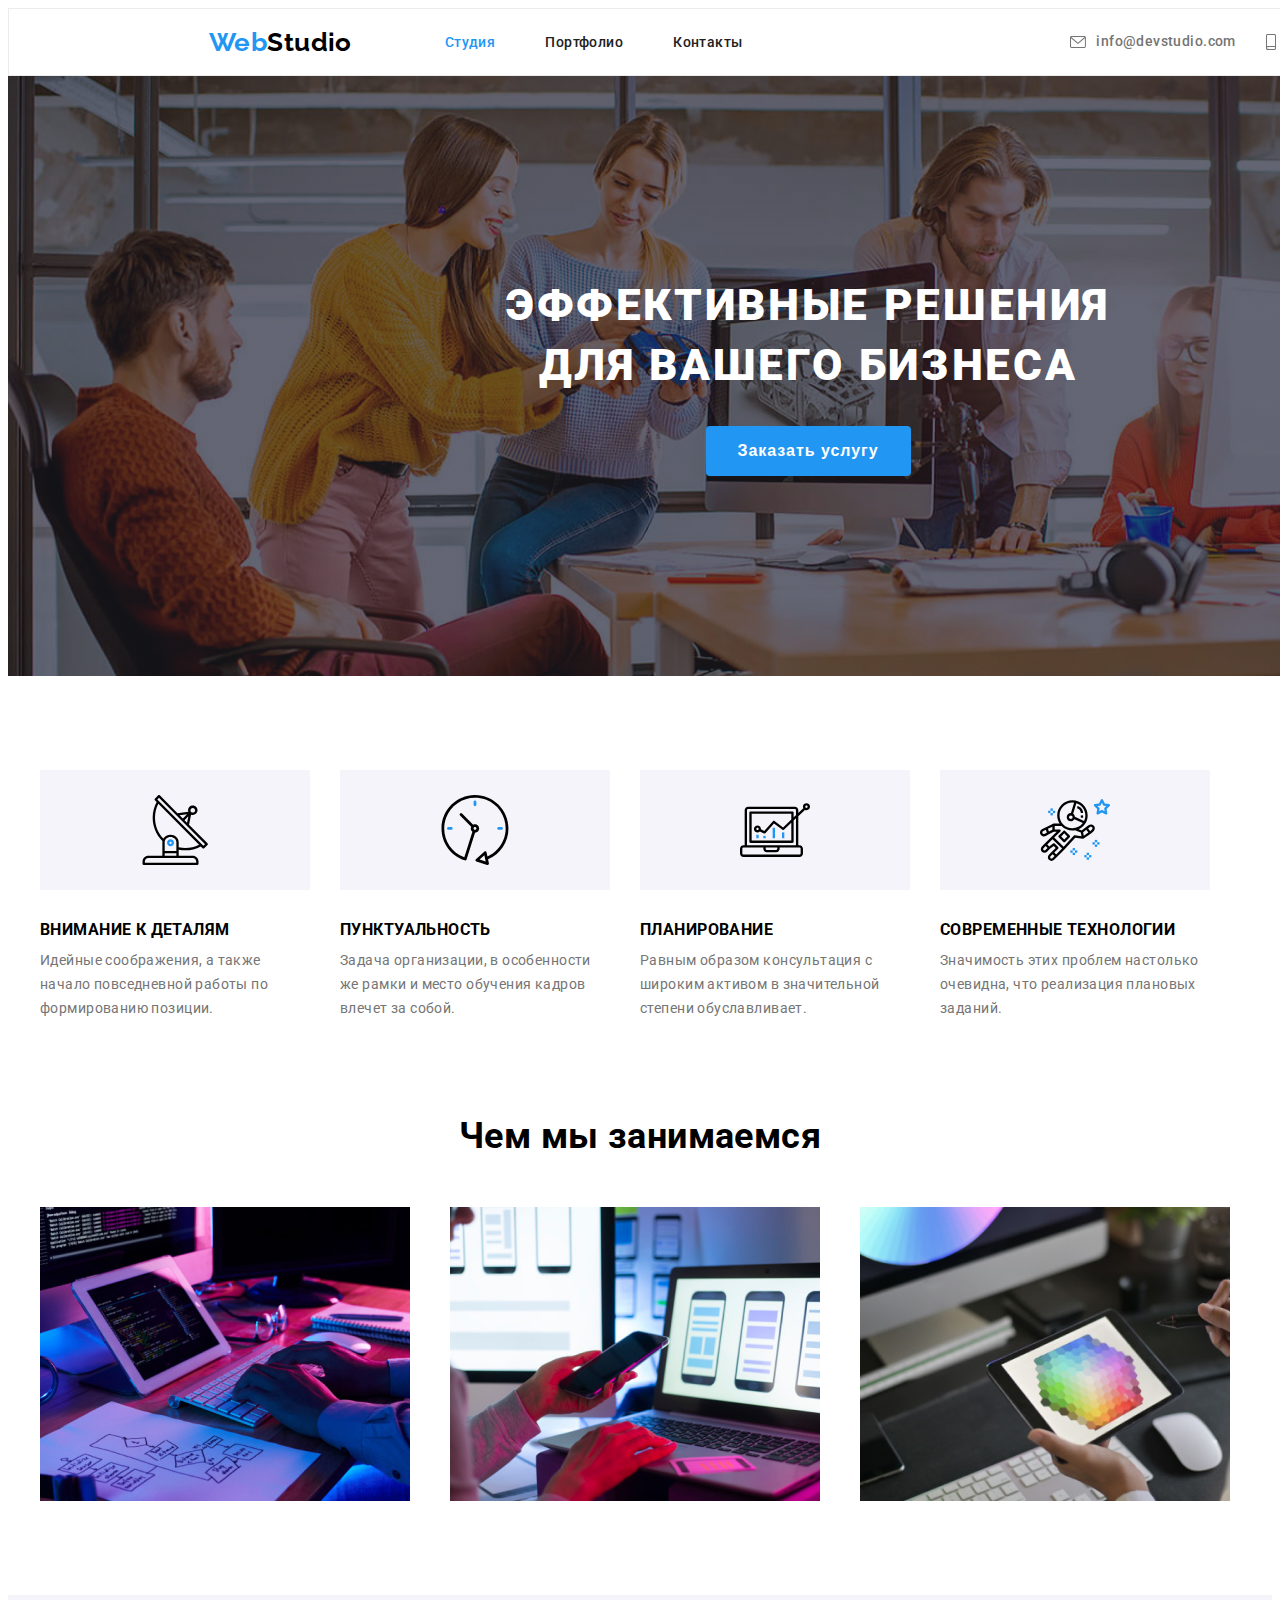
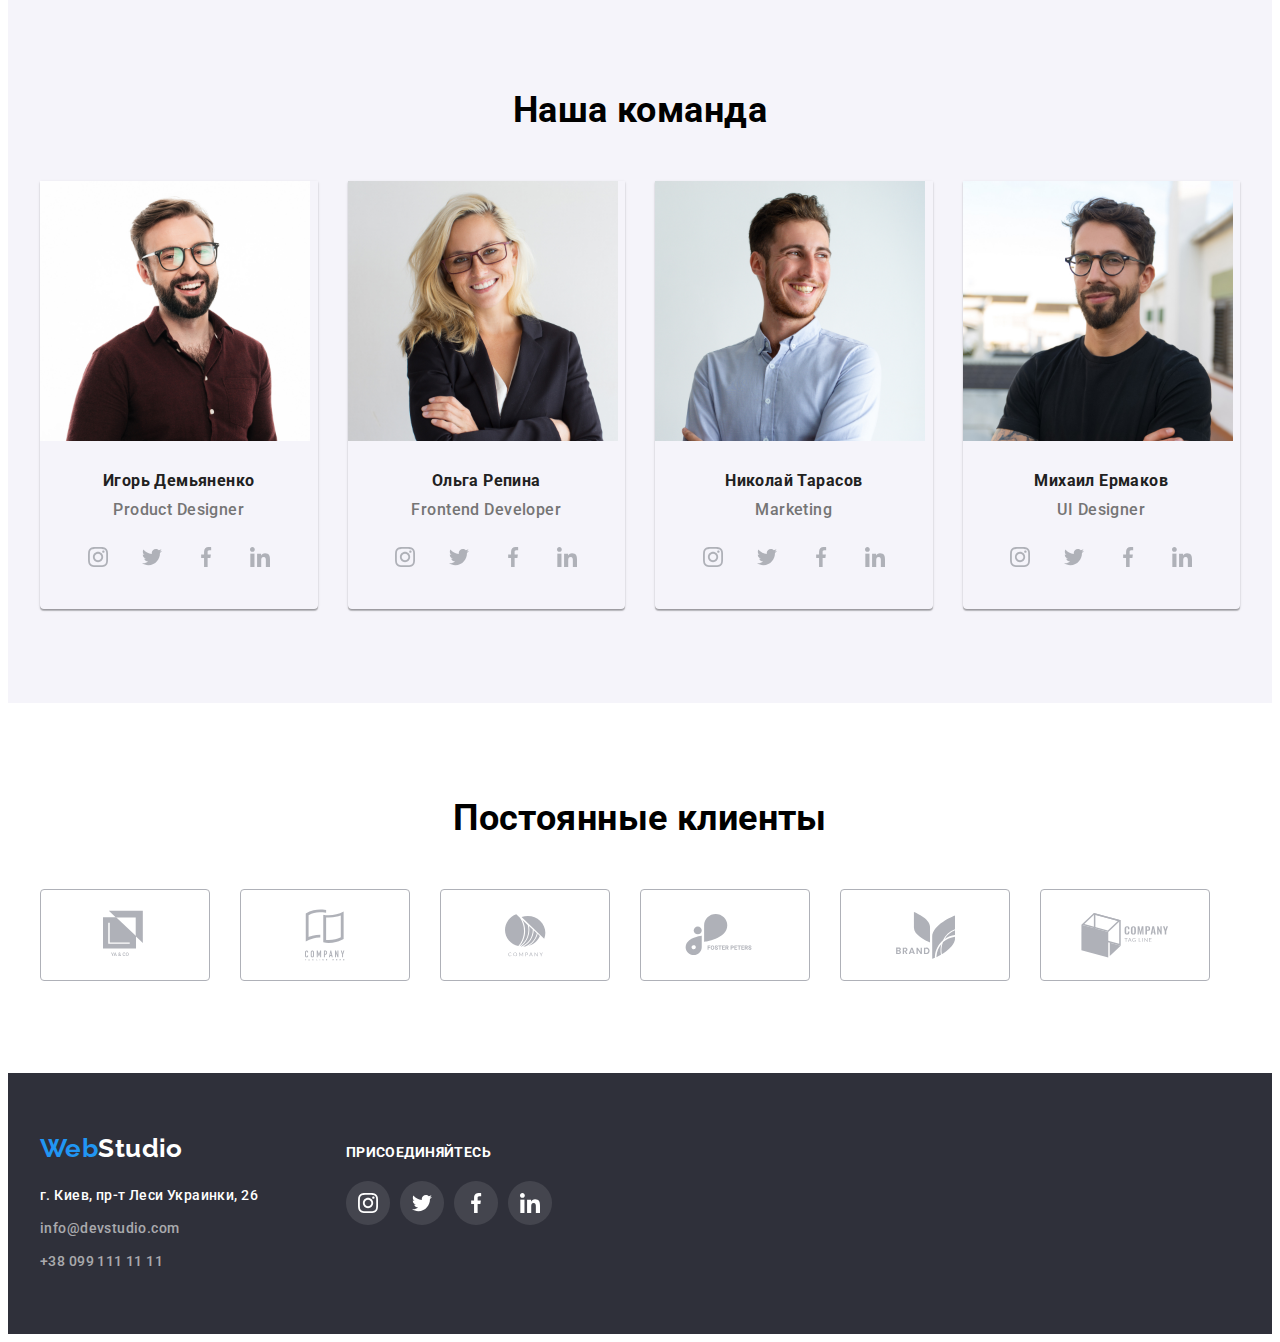
<file: index.html>
<!DOCTYPE html>
<html lang="ru">

<head>
  <meta charset="UTF-8">
  <meta http-equiv="X-UA-Compatible" content="IE=edge">
  <meta name="viewport" content="width=device-width, initial-scale=1.0">
  <title>WebStudio-Home</title>
  <link rel="stylesheet" href="https://cdnjs.cloudflare.com/ajax/libs/modern-normalize/1.0.0/modern-normalize.css"
    integrity="sha512-Zx6MlUMKSVJoQ+83OwhdILe8cSEsCzfqThJd7J/VA2UrK6Ctj85p+xzqfyuNXE5B1k25uUdmJ2OzItbBy9GHAQ=="
    crossorigin="anonymous" />
  <link rel="preconnect" href="https://fonts.gstatic.com">
  <link href="https://fonts.googleapis.com/css2?family=Raleway:wght@700&family=Roboto:wght@400;500;700;900&display=swap"
    rel="stylesheet">
  <link rel="stylesheet" href="./styles/styles.css">

</head>

<body>
  <!-- HEADER -->
  <header class="header">
    <div class="container">
      <nav class="menu">
        <a class="logo link" href="./index.html" lang="en">Web<span class="logo-studio-header" lang="en">Studio</span></a>
        <div class="nav-wrapper">
          <ul class="nav-list list">
            <li class="nav-item">
              <a class="nav-link current link" href="./index.html">Студия</a>
            </li>
            <li class="nav-item">
              <a class="nav-link link" href="./portfolio.html">Портфолио</a>
            </li>
            <li class="nav-item">
              <a class="nav-link link" href="https://www.devstudio.com/portfolio">Контакты</a>
            </li>
          </ul>
        </div>
        <div class="contact-wrapper">
          <ul class="header-contacts list">
            <li class="header-contacts-mail">
              <a class="header-contact-link link" href="mailto:info@devstudio.com" lang="en">info@devstudio.com
                <svg class="header-envelope">
                  <use href="./images/sprite.svg#icon-envelope"></use>
                </svg>
              </a>
            </li>
            <li class="header-contacts-tel">
              <a class="header-contact-link link" href="tel:+380961111111">+38 096 111 11 11
                <svg class="header-tel">
                  <use href="./images/sprite.svg#icon-smartphone"></use>
                </svg>
              </a>
            </li>
          </ul>
        </div>
      </nav>
    </div>
  </header>
  <main>
    <!-- HERO -->
    <section class="hero">
      <div class="container">
        <h1 class="hero-title">Эффективные решения для вашего бизнеса</h1>
        <button class="modal-btn" type="submit">Заказать услугу</button>
      </div>
    </section>
    <!-- SPECIALTIES -->
    <section class="specialties">
      <h2 class="visually-hidden">Особенности</h2>
      <div class="container">
        <ul class="specs-list list">
          <li class="specs-list-item">
            <div class="logo-wrapper">
            <svg class="specialties-logo">
              <use href="./images/sprite.svg#icon-antena"></use>
            </svg>
            </div>
            <h3 class="specs-subtitle">Внимание к деталям</h3>
            <p class="specs-text">Идейные соображения, а также начало повседневной работы по формированию позиции.</p>
          </li>
          <li class="specs-list-item">
            <div class="logo-wrapper">
            <svg class="specialties-logo">
              <use href="./images/sprite.svg#icon-clock"></use>
            </svg>
            </div>
            <h3 class="specs-subtitle">Пунктуальность</h3>
            <p class="specs-text">Задача организации, в особенности же рамки и место обучения кадров влечет за собой.</p>
          </li>
          <li class="specs-list-item">
            <div class="logo-wrapper">
            <svg class="specialties-logo">
              <use href="./images/sprite.svg#icon-diagram"></use>
            </svg>
            </div>
            <h3 class="specs-subtitle">Планирование</h3>
            <p class="specs-text">Равным образом консультация с широким активом в значительной степени обуславливает.</p>
          </li>
          <li class="specs-list-item">
            <div class="logo-wrapper">
            <svg class="specialties-logo">
              <use href="./images/sprite.svg#icon-astronaut"></use>
            </svg>
            </div>
            <h3 class="specs-subtitle">Современные технологии</h3>
            <p class="specs-text">Значимость этих проблем настолько очевидна, что реализация плановых заданий.</p>
          </li>
        </ul>
      </div>
    </section>
    <!-- SKILLS -->
    <section class="skills">
      <div class="container">
        <h2 class="section-title">Чем мы занимаемся</h2>
        <ul class="skills-list list">
          <li class="skills-list-item">
            <img class="img" src="./images/what_we_do/what_we_do_1.jpg" alt="software developer working" lang="en">
          </li>
          <li class="skills-list-item">
            <img class="img" src="./images/what_we_do/what_we_do_2.jpg" alt="women with a phone" lang="en">
          </li>
          <li class="skills-list-item">
            <img class="img" src="./images/what_we_do/what_we_do_3.jpg" alt="women working on a tablet" lang="en">
          </li>
        </ul>
      </div>
    </section>
    <!-- TEAM -->
    <section class="team">
      <div class="container">
        <h2 class="section-title">Наша команда</h2>
        <ul class="team-list list">
          <li class="team-list-item">
            <img class="team-img" src="./images/our_masters/master_1.jpg" alt="friendly men in glasses" lang="en">
              <div class="team-name-container">
                <h3 class="team-name">Игорь Демьяненко</h3>
                <p class="team-occupation" lang="en">Product Designer</p>
                <ul class="social-list list">
                  <li class="social-list-item">
                    <a href="" class="social-list-link link">
                      <svg class="social-list-icon">
                        <use href="./images/sprite.svg#icon-instagram"></use>
                      </svg>
                    </a>
                  </li>
                  <li class="social-list-item">
                    <a href="" class="social-list-link link">
                      <svg class="social-list-icon">
                        <use href="./images/sprite.svg#icon-twitter"></use>
                      </svg>
                    </a>
                  </li>
                  <li class="social-list-item">
                    <a href="" class="social-list-link link">
                      <svg class="social-list-icon">
                        <use href="./images/sprite.svg#icon-facebook"></use>
                      </svg>
                    </a>
                  </li>
                  <li class="social-list-item">
                    <a href="" class="social-list-link link">
                      <svg class="social-list-icon">
                        <use href="./images/sprite.svg#icon-linkedin"></use>
                      </svg>
                    </a>
                  </li>
                </ul>
              </div>
          </li>
          <li class="team-list-item">
            <img class="team-img" src="./images/our_masters/master_2.jpg" alt="blonde women" lang="en">
              <div class="team-name-container">
                <h3 class="team-name">Ольга Репина</h3>
                <p class="team-occupation" lang="en">Frontend Developer</p>
                <ul class="social-list list">
                                  <li class="social-list-item">
                                    <a href="" class="social-list-link link">
                                      <svg class="social-list-icon">
                                        <use href="./images/sprite.svg#icon-instagram"></use>
                                      </svg>
                                    </a>
                                  </li>
                                  <li class="social-list-item">
                                    <a href="" class="social-list-link link">
                                      <svg class="social-list-icon">
                                        <use href="./images/sprite.svg#icon-twitter"></use>
                                      </svg>
                                    </a>
                                  </li>
                                  <li class="social-list-item">
                                    <a href="" class="social-list-link link">
                                      <svg class="social-list-icon">
                                        <use href="./images/sprite.svg#icon-facebook"></use>
                                      </svg>
                                    </a>
                                  </li>
                                  <li class="social-list-item">
                                    <a href="" class="social-list-link link">
                                      <svg class="social-list-icon">
                                        <use href="./images/sprite.svg#icon-linkedin"></use>
                                      </svg>
                                    </a>
                                  </li>
                </ul>
              </div>
          </li>
          <li class="team-list-item">
            <img class="team-img" src="./images/our_masters/master_3.jpg" alt="smiling men" lang="en">
              <div class="team-name-container">
                <h3 class="team-name">Николай Тарасов</h3>
                <p class="team-occupation" lang="en">Marketing</p>
                <ul class="social-list list">
                                  <li class="social-list-item">
                                    <a href="" class="social-list-link link">
                                      <svg class="social-list-icon">
                                        <use href="./images/sprite.svg#icon-instagram"></use>
                                      </svg>
                                    </a>
                                  </li>
                                  <li class="social-list-item">
                                    <a href="" class="social-list-link link">
                                      <svg class="social-list-icon">
                                        <use href="./images/sprite.svg#icon-twitter"></use>
                                      </svg>
                                    </a>
                                  </li>
                                  <li class="social-list-item">
                                    <a href="" class="social-list-link link">
                                      <svg class="social-list-icon">
                                        <use href="./images/sprite.svg#icon-facebook"></use>
                                      </svg>
                                    </a>
                                  </li>
                                  <li class="social-list-item">
                                    <a href="" class="social-list-link link">
                                      <svg class="social-list-icon">
                                        <use href="./images/sprite.svg#icon-linkedin"></use>
                                      </svg>
                                    </a>
                                  </li>
                </ul>
              </div>
          </li>
          <li class="team-list-item">
            <img class="team-img" src="./images/our_masters/master_4.jpg" alt="friendly men in black t-shirt" lang="en">
              <div class="team-name-container">
                <h3 class="team-name">Михаил Ермаков</h3>
                <p class="team-occupation" lang="en">UI Designer</p>
                <ul class="social-list list">
                                  <li class="social-list-item">
                                    <a href="" class="social-list-link link">
                                      <svg class="social-list-icon">
                                        <use href="./images/sprite.svg#icon-instagram"></use>
                                      </svg>
                                    </a>
                                  </li>
                                  <li class="social-list-item">
                                    <a href="" class="social-list-link link">
                                      <svg class="social-list-icon">
                                        <use href="./images/sprite.svg#icon-twitter"></use>
                                      </svg>
                                    </a>
                                  </li>
                                  <li class="social-list-item">
                                    <a href="" class="social-list-link link">
                                      <svg class="social-list-icon">
                                        <use href="./images/sprite.svg#icon-facebook"></use>
                                      </svg>
                                    </a>
                                  </li>
                                  <li class="social-list-item">
                                    <a href="" class="social-list-link link">
                                      <svg class="social-list-icon">
                                        <use href="./images/sprite.svg#icon-linkedin"></use>
                                      </svg>
                                    </a>
                                  </li>
                </ul>
              </div>
          </li>
        </ul>
      </div>
    </section>
    <!--CLIENTS-->
    <section class="clients">
      <div class="container">
        <h2 class="section-title">Постоянные клиенты</h2>
        <ul class="clients-list list">
          <li class="clients-list-item">
            <a href="" class="clients-logo link">
              <svg class="clients-logo-icon" width="44" height="50">
                <use href="./images/sprite.svg#icon-logo-1"></use>
              </svg>
            </a>
          </li>
          <li class="clients-list-item">
            <a href="" class="clients-logo link">
              <svg class="clients-logo-icon" width="40" height="52">
                <use href="./images/sprite.svg#icon-logo-2"></use>
              </svg>
            </a>
          </li>
          <li class="clients-list-item">
            <a href="" class="clients-logo link">
              <svg class="clients-logo-icon" width="41" height="43">
                <use href="./images/sprite.svg#icon-logo-3"></use>
              </svg>
            </a>
          </li>
          <li class="clients-list-item">
            <a href="" class="clients-logo link">
              <svg class="clients-logo-icon" width="80" height="42">
                <use href="./images/sprite.svg#icon-logo-4"></use>
              </svg>
            </a>
          </li>
          <li class="clients-list-item">
            <a href="" class="clients-logo link">
              <svg class="clients-logo-icon" width="59" height="47">
                <use href="./images/sprite.svg#icon-logo-5"></use>
              </svg>
            </a>
          </li>
          <li class="clients-list-item">
            <a href="" class="clients-logo link">
              <svg class="clients-logo-icon" width="88" height="45">
                <use href="./images/sprite.svg#icon-logo-6"></use>
              </svg>
            </a>
          </li>
        </ul>
      </div>
    </section>
  </main>
  <!-- FOOTER -->
  <footer class="footer">
      <div class="container">
        <div class="address-wrapper">
        <a class="logo link" href="./index.html" lang="en">Web<span class="logo-studio-footer" lang="en">Studio</span></a>
        <p class="address">г. Киев, пр-т Леси Украинки, 26</p>
        <ul class="address-list list">
          <li class="address-list-item">
            <a class="address-link link" href="mailto:info@devstudio.com">info@devstudio.com</a>
          </li>
          <li class="address-list-item">
            <a class="address-link link" href="tel:+380991111111">+38 099 111 11 11</a>
          </li>
        </ul>
        </div>      
        <div class="footer-social-list">
        <h2 class="footer-social-title">присоединяйтесь</h2>
        <ul class="social-list list">
          <li class="social-list-item">
            <a href="" class="social-list-link link">
              <svg class="social-list-icon">
                <use href="./images/sprite.svg#icon-instagram"></use>
              </svg>
            </a>
          </li>
          <li class="social-list-item">
            <a href="" class="social-list-link link">
              <svg class="social-list-icon">
                <use href="./images/sprite.svg#icon-twitter"></use>
              </svg>
            </a>
          </li>
          <li class="social-list-item">
            <a href="" class="social-list-link link">
              <svg class="social-list-icon">
                <use href="./images/sprite.svg#icon-facebook"></use>
              </svg>
            </a>
          </li>
          <li class="social-list-item">
            <a href="" class="social-list-link link">
              <svg class="social-list-icon">
                <use href="./images/sprite.svg#icon-linkedin"></use>
              </svg>
            </a>
          </li>
        </ul>
        </div>
      </div>
  </footer>
</body>

</html>
</file>
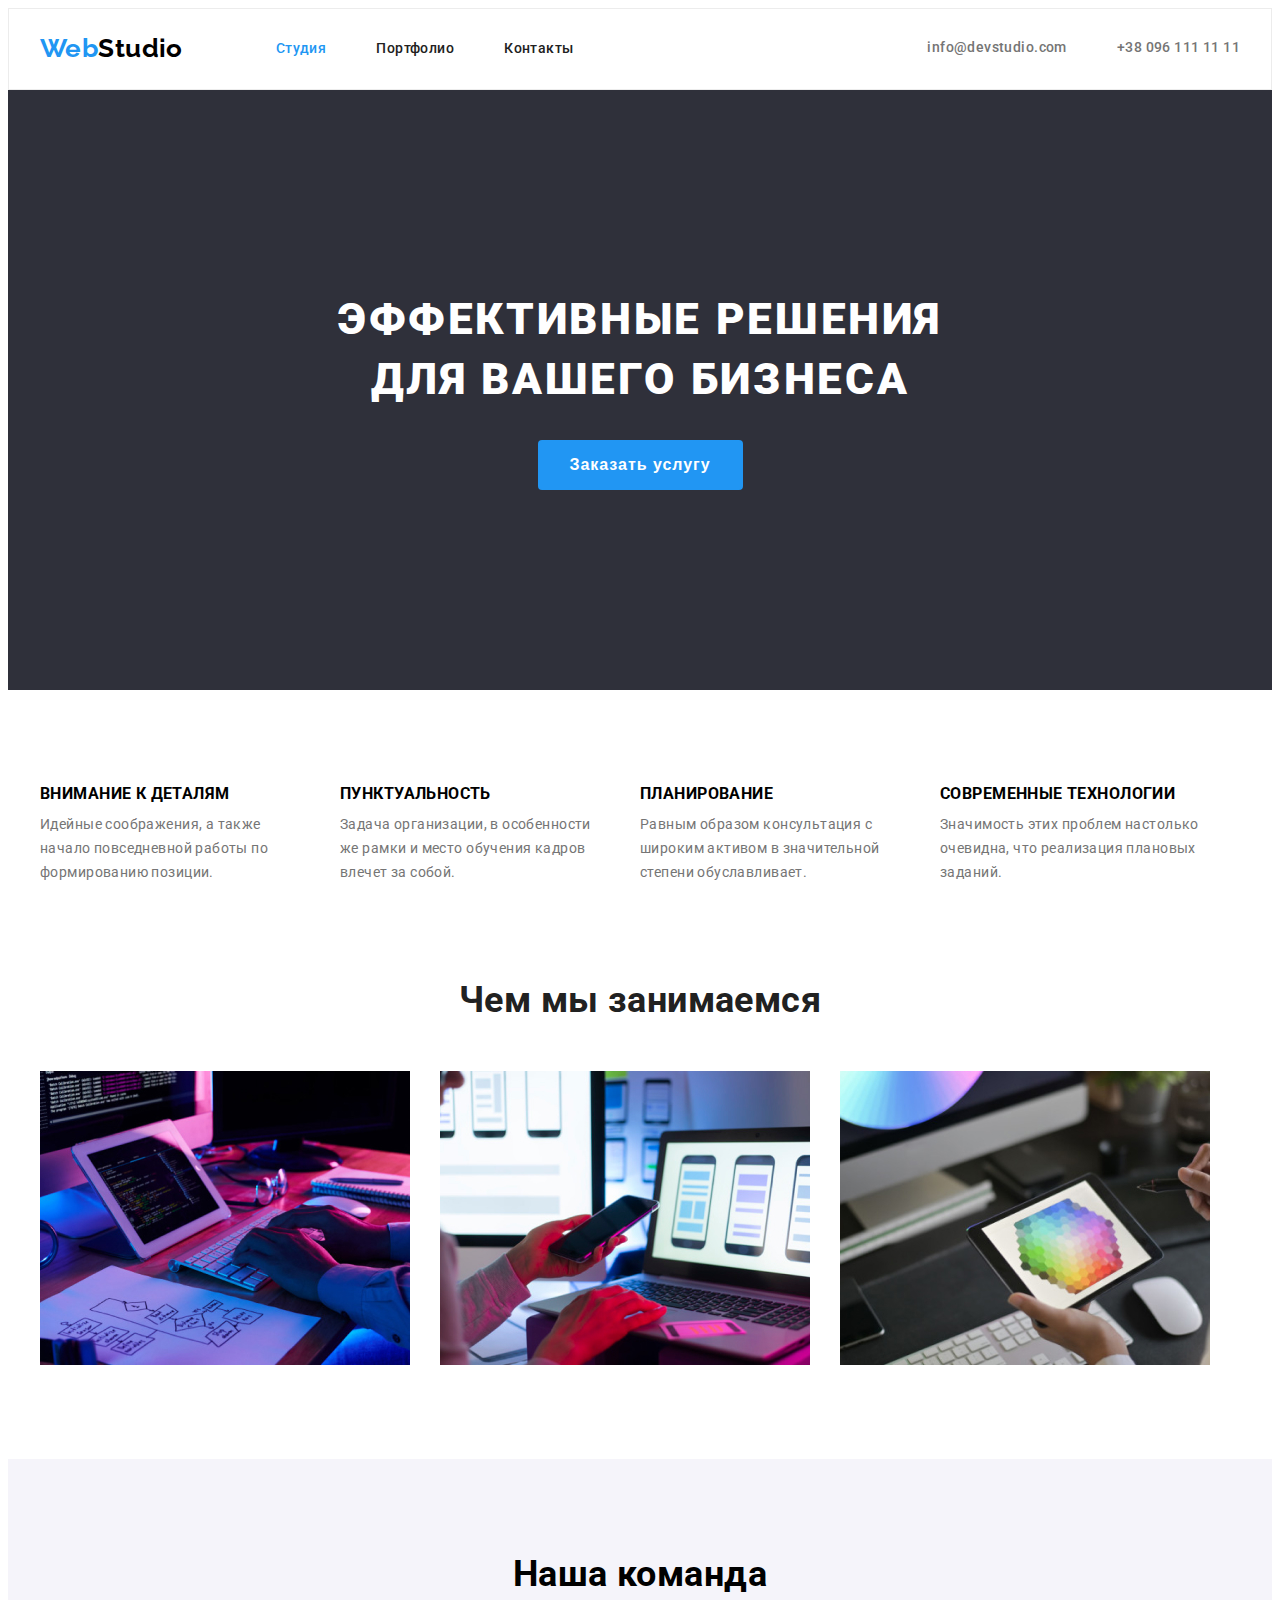
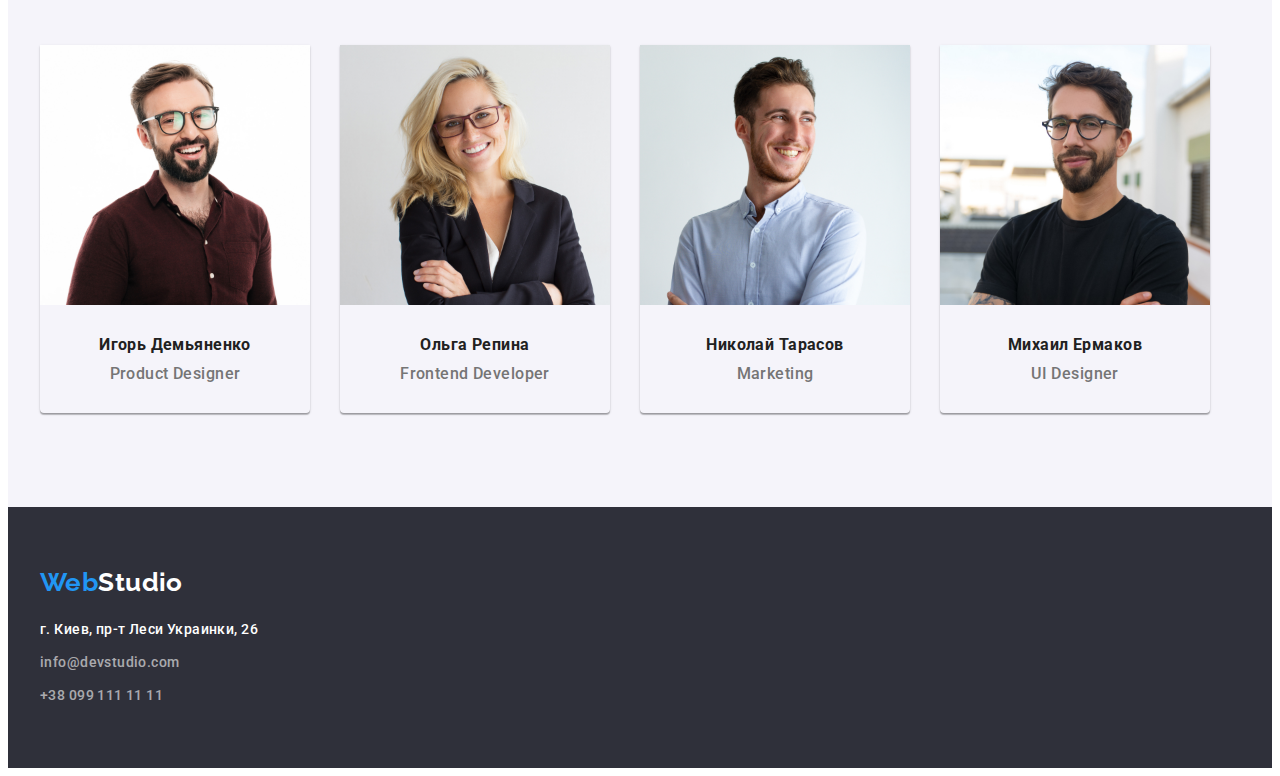
<file: goit_markup-hw-04/index.html>
<!DOCTYPE html>
<html lang="ru">

<head>
  <meta charset="UTF-8">
  <meta http-equiv="X-UA-Compatible" content="IE=edge">
  <meta name="viewport" content="width=device-width, initial-scale=1.0">
  <title>WebStudio-Home</title>
  <link rel="stylesheet" href="https://cdnjs.cloudflare.com/ajax/libs/modern-normalize/1.0.0/modern-normalize.css"
    integrity="sha512-Zx6MlUMKSVJoQ+83OwhdILe8cSEsCzfqThJd7J/VA2UrK6Ctj85p+xzqfyuNXE5B1k25uUdmJ2OzItbBy9GHAQ=="
    crossorigin="anonymous" />
  <link rel="preconnect" href="https://fonts.gstatic.com">
  <link href="https://fonts.googleapis.com/css2?family=Raleway:wght@700&family=Roboto:wght@400;500;700;900&display=swap"
    rel="stylesheet">
  <link rel="stylesheet" href="./styles/styles.css">

</head>

<body>
  <!-- HEADER -->
  <header class="header">
    <div class="container">
      <nav class="menu">
        <a class="logo link" href="./index.html" lang="en">Web<span class="logo-studio-header" lang="en">Studio</span></a>
        <ul class="list">
          <li class="nav-item">
            <a class="nav-link current" href="./index.html">Студия</a>
          </li>
          <li class="nav-item">
            <a class="nav-link" href="./portfolio.html">Портфолио</a>
          </li>
          <li class="nav-item">
            <a class="nav-link" href="https://www.devstudio.com/portfolio">Контакты</a>
          </li>
        </ul>
        <ul class="list header-contacts">
            <li class="header-contacts-mail">
              <a class="header-contact-link link" href="mailto:info@devstudio.com" lang="en">info@devstudio.com</a>
            </li>
            <li class="header-contacts-tel">
              <a class="header-contact-link link" href="tel:+380961111111">+38 096 111 11 11</a>
            </li>
        </ul>
      </nav>
    </div>
  </header>
  <main>
    <!-- HERO -->
    <section class="hero">
      <div class="container">
        <h1 class="hero-title">Эффективные решения для вашего бизнеса</h1>
        <button class="modal-btn" type="submit">Заказать услугу</button>
      </div>
    </section>
    <!-- SPECIALTIES -->
    <section class="specialties">
      <h2 class="visually-hidden">Особенности</h2>
      <div class="container">
        <ul class="specs-list list">
          <li class="specs-list-item">
            <h3 class="specs-subtitle">Внимание к деталям</h3>
            <p class="specs-text">Идейные соображения, а также начало повседневной работы по формированию позиции.</p>
          </li>
          <li class="specs-list-item">
            <h3 class="specs-subtitle">Пунктуальность</h3>
            <p class="specs-text">Задача организации, в особенности же рамки и место обучения кадров влечет за собой.</p>
          </li>
          <li class="specs-list-item">
            <h3 class="specs-subtitle">Планирование</h3>
            <p class="specs-text">Равным образом консультация с широким активом в значительной степени обуславливает.</p>
          </li>
          <li class="specs-list-item">
            <h3 class="specs-subtitle">Современные технологии</h3>
            <p class="specs-text">Значимость этих проблем настолько очевидна, что реализация плановых заданий.</p>
          </li>
        </ul>
      </div>
    </section>
    <!-- SKILLS -->
    <section class="skills">
      <div class="container">
        <h2 class="skills-title">Чем мы занимаемся</h2>
        <ul class="skills-list list">
          <li class="skills-list-item">
            <img class="img" src="./images/what_we_do/what_we_do_1.jpg" alt="software developer working" lang="en">
          </li>
          <li class="skills-list-item">
            <img class="img" src="./images/what_we_do/what_we_do_2.jpg" alt="women with a phone" lang="en">
          </li>
          <li class="skills-list-item">
            <img class="img" src="./images/what_we_do/what_we_do_3.jpg" alt="women working on a tablet" lang="en">
          </li>
        </ul>
      </div>
    </section>
    <!-- TEAM -->
    <section class="team">
      <div class="container">
        <h2 class="team-title">Наша команда</h2>
        <ul class="team-list list">
          <li class="team-list-item">
            <img class="team-img" src="./images/our_masters/master_1.jpg" alt="friendly men in glasses" lang="en">
              <div class="team-name-container">
                <h3 class="team-name">Игорь Демьяненко</h3>
                <p class="team-occupation" lang="en">Product Designer</p>
              </div>
          </li>
          <li class="team-list-item">
            <img class="team-img" src="./images/our_masters/master_2.jpg" alt="blonde women" lang="en">
              <div class="team-name-container">
                <h3 class="team-name">Ольга Репина</h3>
                <p class="team-occupation" lang="en">Frontend Developer</p>
              </div>
          </li>
          <li class="team-list-item">
            <img class="team-img" src="./images/our_masters/master_3.jpg" alt="smiling men" lang="en">
              <div class="team-name-container">
                <h3 class="team-name">Николай Тарасов</h3>
                <p class="team-occupation" lang="en">Marketing</p>
              </div>
          </li>
          <li class="team-list-item">
            <img class="team-img" src="./images/our_masters/master_4.jpg" alt="friendly men in black t-shirt" lang="en">
              <div class="team-name-container">
                <h3 class="team-name">Михаил Ермаков</h3>
                <p class="team-occupation" lang="en">UI Designer</p>
              </div>
          </li>
        </ul>
      </div>
    </section>
  </main>
  <!-- FOOTER -->
  <footer class="footer">
    <div class="container">
      <a class="logo link" href="./index.html" lang="en">Web<span class="logo-studio-footer" lang="en">Studio</span></a>
      <p class="address">г. Киев, пр-т Леси Украинки, 26</p>
      <ul class="address-list list">
        <li class="address-list-item">
          <a class="address-link link" href="mailto:info@devstudio.com">info@devstudio.com</a>
        </li>
        <li class="address-list-item">
          <a class="address-link link" href="tel:+380991111111">+38 099 111 11 11</a>
        </li>
      </ul>
    </div>
  </footer>
</body>

</html>
</file>
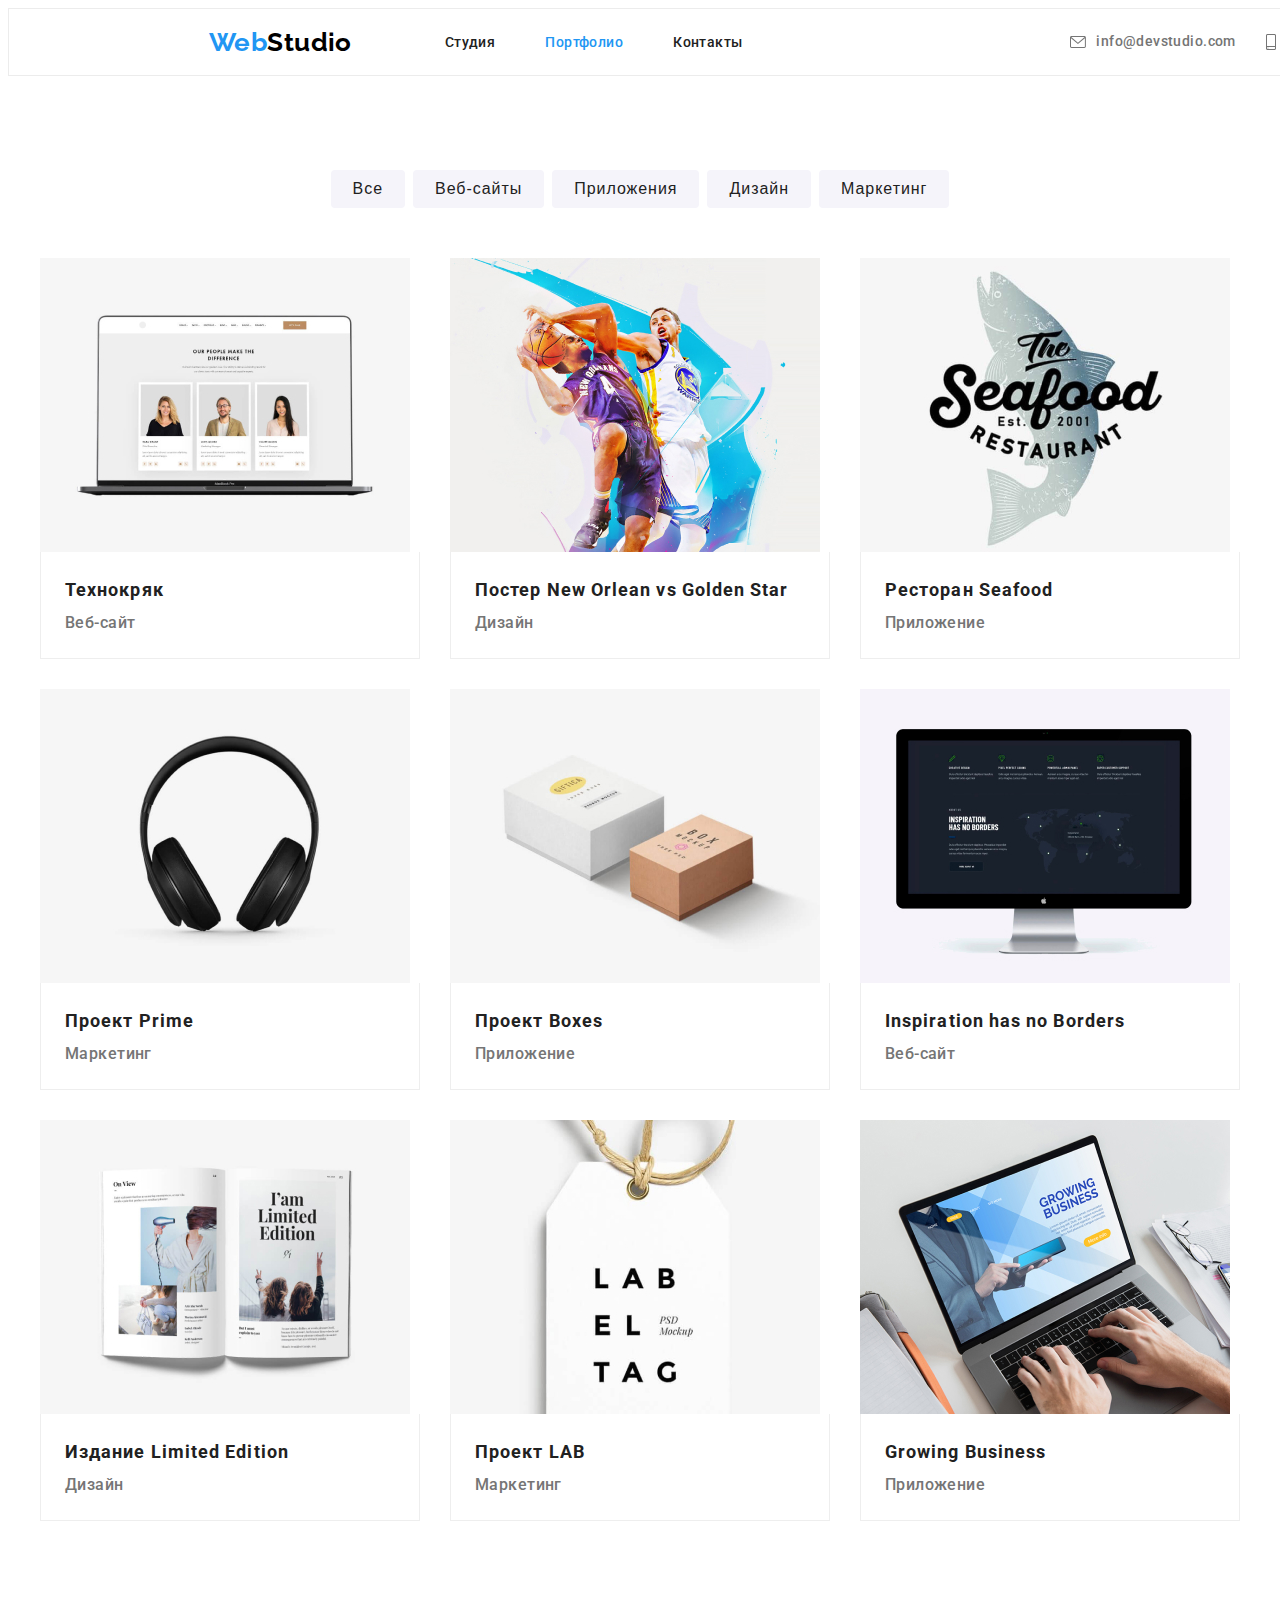
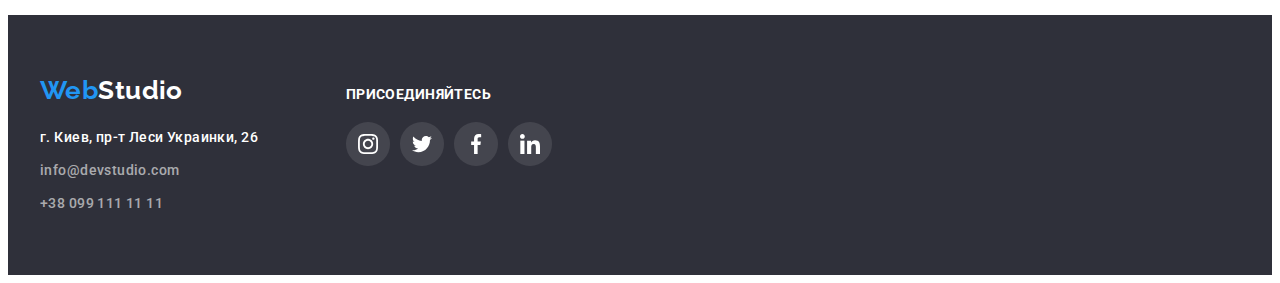
<file: portfolio.html>
<!DOCTYPE html>
<html lang="ru">

<head>
  <meta charset="UTF-8">
  <meta http-equiv="X-UA-Compatible" content="IE=edge">
  <meta name="viewport" content="width=device-width, initial-scale=1.0">
  <title>WebStudio-Portfolio</title>
  <link rel="stylesheet" href="https://cdnjs.cloudflare.com/ajax/libs/modern-normalize/1.0.0/modern-normalize.css"
    integrity="sha512-Zx6MlUMKSVJoQ+83OwhdILe8cSEsCzfqThJd7J/VA2UrK6Ctj85p+xzqfyuNXE5B1k25uUdmJ2OzItbBy9GHAQ=="
    crossorigin="anonymous" />
  <link rel="preconnect" href="https://fonts.gstatic.com">
  <link href="https://fonts.googleapis.com/css2?family=Raleway:wght@700&family=Roboto:wght@400;500;700;900&display=swap"
    rel="stylesheet">
  <link rel="stylesheet" href="./styles/styles.css">
</head>

<body>
  <!-- HEADER -->
  <header class="header">
    <div class="container">
      <nav class="menu">
        <a class="logo link" href="./index.html" lang="en">Web<span class="logo-studio-header" lang="en">Studio</span></a>
        <div class="nav-wrapper">
          <ul class="nav-list list">
            <li class="nav-item">
              <a class="nav-link link" href="./index.html">Студия</a>
            </li>
            <li class="nav-item">
              <a class="nav-link current link" href="./portfolio.html">Портфолио</a>
            </li>
            <li class="nav-item">
              <a class="nav-link link" href="https://www.devstudio.com/portfolio">Контакты</a>
            </li>
          </ul>
        </div>
        <div class="contact-wrapper">
          <ul class="header-contacts list">
            <li class="header-contacts-mail">
              <a class="header-contact-link link" href="mailto:info@devstudio.com" lang="en">info@devstudio.com
                <svg class="header-envelope">
                  <use href="./images/sprite.svg#icon-envelope"></use>
                </svg>
              </a>
            </li>
            <li class="header-contacts-tel">
              <a class="header-contact-link link" href="tel:+380961111111">+38 096 111 11 11
                <svg class="header-tel">
                  <use href="./images/sprite.svg#icon-smartphone"></use>
                </svg>
              </a>
            </li>
          </ul>
        </div>
      </nav>
    </div>
  </header>
  <main>
    <!-- EXAMPLES -->
    <section class="examples">
      <div class="container">
        <h2 class="visually-hidden">Наши работы</h2>
        <ul class="examples-list list">
          <li class="examples-list-item">
            <button class="nav-btn" type="button">Все</button>
          </li>
          <li class="examples-list-item">
            <button class="nav-btn" type="button">Веб-сайты</button>
          </li>
          <li class="examples-list-item">
            <button class="nav-btn" type="button">Приложения</button>
          </li>
          <li class="examples-list-item">
            <button class="nav-btn" type="button">Дизайн</button>
          </li>
          <li class="examples-list-item">
            <button class="nav-btn" type="button">Маркетинг</button>
          </li>
        </ul>
        <ul class="examples-img-list list">
          <li class="examples-img-item">
            <a class="list-items link" href="">
              <img class="img" src="./images/portfolio/portfolio-1.jpg" alt="laptop desctop">
              <div class="examples-about-wrapper">
                <h2 class="examples-img-title">Технокряк</h2>
                <p class="examples-img-about">Веб-сайт</p>
              </div>
            </a>
          </li>
          <li class="examples-img-item">
            <a class="list-items link" href="">
              <img class="img" src="./images/portfolio/portfolio-2.jpg" alt="two basketball players">
              <div class="examples-about-wrapper">
                <h2 class="examples-img-title">Постер <span lang="en">New Orlean vs Golden Star</span></h2>
                <p class="examples-img-about">Дизайн</p>
              </div>
            </a>
          </li>
          <li class="examples-img-item">
            <a class="list-items link" href="">
              <img class="img" src="./images/portfolio/portfolio-3.jpg" alt="fish restaurant logo">
              <div class="examples-about-wrapper">
                <h2 class="examples-img-title">Ресторан <span lang="en">Seafood</span></h2>
                <p class="examples-img-about">Приложение</p>
              </div>
            </a>
          </li>
          <li class="examples-img-item">
            <a class="list-items link" href="">
              <img class="img" src="./images/portfolio/portfolio-4.jpg" alt="headphones">
              <div class="examples-about-wrapper">
                <h2 class="examples-img-title">Проект <span lang="en">Prime</span></h2>
                <p class="examples-img-about">Маркетинг</p>
              </div>
            </a>
          </li>
          <li class="examples-img-item">
            <a class="list-items link" href="">
              <img class="img" src="./images/portfolio/portfolio-5.jpg" alt="two boxes">
              <div class="examples-about-wrapper">
                <h2 class="examples-img-title">Проект <span lang="en">Boxes</span></h2>
                <p class="examples-img-about">Приложение</p>
              </div>
            </a>
          </li>
          <li class="examples-img-item">
            <a class="list-items link" href="">
              <img class="img" src="./images/portfolio/portfolio-6.jpg" alt="computer display">
              <div class="examples-about-wrapper">
                <h2 class="examples-img-title" lang="en">Inspiration has no Borders</h2>
                <p class="examples-img-about">Веб-сайт</p>
              </div>
            </a>
          </li>
          <li class="examples-img-item">
            <a class="list-items link" href="">
              <img class="img" src="./images/portfolio/portfolio-7.jpg" alt="opened magazine">
              <div class="examples-about-wrapper">
                <h2 class="examples-img-title">Издание <span lang="en">Limited Edition</span></h2>
                <p class="examples-img-about">Дизайн</p>
              </div>
            </a>
          </li>
          <li class="examples-img-item">
            <a class="list-items link" href="">
              <img class="img" src="./images/portfolio/portfolio-8.jpg" alt="some label">
              <div class="examples-about-wrapper">
                <h2 class="examples-img-title">Проект <span lang="en">LAB</span></h2>
                <p class="examples-img-about">Маркетинг</p>
              </div>
            </a>
          </li>
          <li class="examples-img-item">
            <a class="list-items link" href="">
              <img class="img" src="./images/portfolio/portfolio-9.jpg" alt="man working on a laptop">
              <div class="examples-about-wrapper">
                <h2 class="examples-img-title" lang="en">Growing Business</h2>
                <p class="examples-img-about">Приложение</p>
              </div>
            </a>
          </li>
        </ul>
      </div>
    </section>
  </main>
  <!-- FOOTER -->
  <footer class="footer">
    <div class="container">
      <div class="address-wrapper">
        <a class="logo link" href="./index.html" lang="en">Web<span class="logo-studio-footer" lang="en">Studio</span></a>
        <p class="address">г. Киев, пр-т Леси Украинки, 26</p>
        <ul class="address-list list">
          <li class="address-list-item">
            <a class="address-link link" href="mailto:info@devstudio.com">info@devstudio.com</a>
          </li>
          <li class="address-list-item">
            <a class="address-link link" href="tel:+380991111111">+38 099 111 11 11</a>
          </li>
        </ul>
      </div>
      <div class="footer-social-list">
        <h2 class="footer-social-title">присоединяйтесь</h2>
        <ul class="social-list list">
          <li class="social-list-item">
            <a href="" class="social-list-link link">
              <svg class="social-list-icon">
                <use href="./images/sprite.svg#icon-instagram"></use>
              </svg>
            </a>
          </li>
          <li class="social-list-item">
            <a href="" class="social-list-link link">
              <svg class="social-list-icon">
                <use href="./images/sprite.svg#icon-twitter"></use>
              </svg>
            </a>
          </li>
          <li class="social-list-item">
            <a href="" class="social-list-link link">
              <svg class="social-list-icon">
                <use href="./images/sprite.svg#icon-facebook"></use>
              </svg>
            </a>
          </li>
          <li class="social-list-item">
            <a href="" class="social-list-link link">
              <svg class="social-list-icon">
                <use href="./images/sprite.svg#icon-linkedin"></use>
              </svg>
            </a>
          </li>
        </ul>
      </div>
    </div>
  </footer>
</body>

</html>
</file>
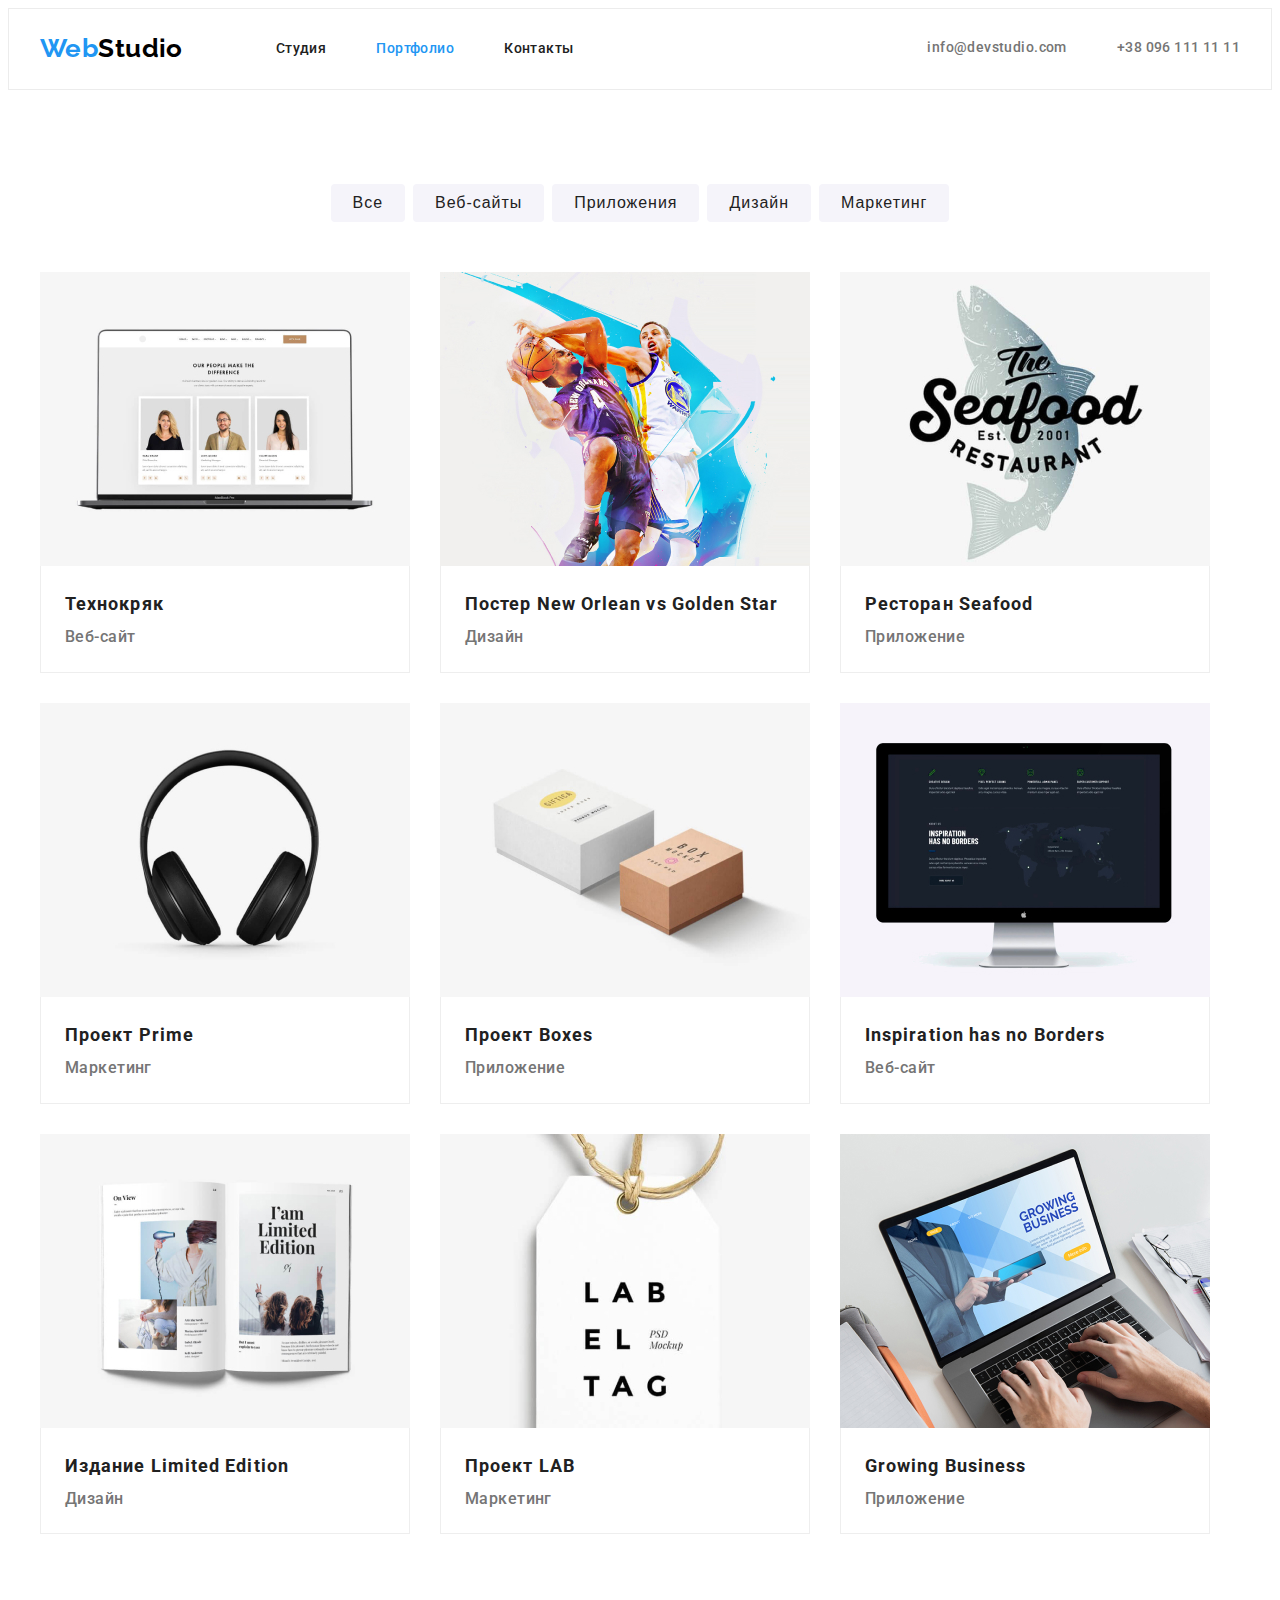
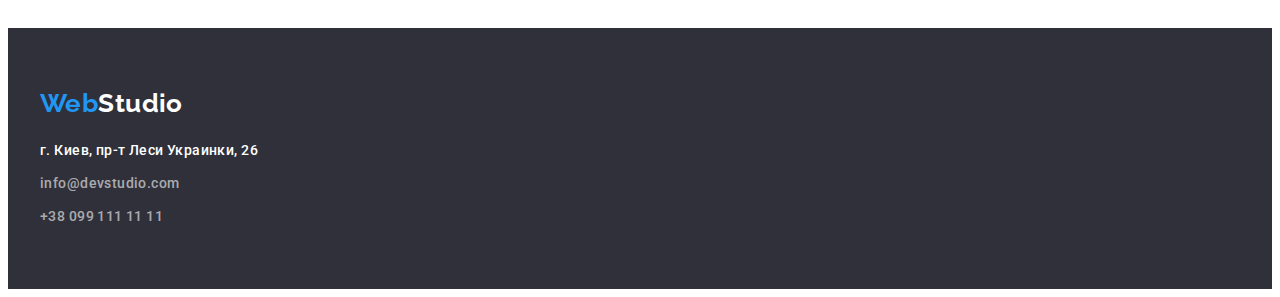
<file: goit_markup-hw-04/portfolio.html>
<!DOCTYPE html>
<html lang="ru">

<head>
  <meta charset="UTF-8">
  <meta http-equiv="X-UA-Compatible" content="IE=edge">
  <meta name="viewport" content="width=device-width, initial-scale=1.0">
  <title>WebStudio-Portfolio</title>
  <link rel="stylesheet" href="https://cdnjs.cloudflare.com/ajax/libs/modern-normalize/1.0.0/modern-normalize.css"
    integrity="sha512-Zx6MlUMKSVJoQ+83OwhdILe8cSEsCzfqThJd7J/VA2UrK6Ctj85p+xzqfyuNXE5B1k25uUdmJ2OzItbBy9GHAQ=="
    crossorigin="anonymous" />
  <link rel="preconnect" href="https://fonts.gstatic.com">
  <link href="https://fonts.googleapis.com/css2?family=Raleway:wght@700&family=Roboto:wght@400;500;700;900&display=swap"
    rel="stylesheet">
  <link rel="stylesheet" href="./styles/styles.css">
</head>

<body>
  <header class="header">
    <div class="container">
      <nav class="menu">
        <a class="logo link" href="./index.html" lang="en">Web<span class="logo-studio-header" lang="en">Studio</span></a>
        <ul class="list">
          <li class="nav-item">
            <a class="nav-link" href="./index.html">Студия</a>
          </li>
          <li class="nav-item">
            <a class="nav-link current" href="./portfolio.html">Портфолио</a>
          </li>
          <li class="nav-item">
            <a class="nav-link" href="https://www.devstudio.com/portfolio">Контакты</a>
          </li>
        </ul>
        <ul class="list header-contacts">
            <li class="header-contacts-mail">
              <a class="header-contact-link link" href="mailto:info@devstudio.com" lang="en">info@devstudio.com</a>
            </li>
            <li class="header-contacts-tel">
              <a class="header-contact-link link" href="tel:+380961111111">+38 096 111 11 11</a>
            </li>
          </ul>
      </nav>
    </div>
  </header>
  <main>
    <section class="examples">
      <div class="container">
        <h2 class="visually-hidden">Наши работы</h2>
        <ul class="examples-list list">
          <li class="examples-list-item">
            <button class="nav-btn" type="button">Все</button>
          </li>
          <li class="examples-list-item">
            <button class="nav-btn" type="button">Веб-сайты</button>
          </li>
          <li class="examples-list-item">
            <button class="nav-btn" type="button">Приложения</button>
          </li>
          <li class="examples-list-item">
            <button class="nav-btn" type="button">Дизайн</button>
          </li>
          <li class="examples-list-item">
            <button class="nav-btn" type="button">Маркетинг</button>
          </li>
        </ul>
        <ul class="examples-img-list list">
          <li class="examples-img-item">
            <a class="list-items link" href="">
              <img class="img" src="./images/portfolio/portfolio-1.jpg" alt="laptop desctop">
              <div class="examples-about-wrapper">
                <h2 class="examples-img-title">Технокряк</h2>
                <p class="examples-img-about">Веб-сайт</p>
              </div>
            </a>
          </li>
          <li class="examples-img-item">
            <a class="list-items link" href="">
              <img class="img" src="./images/portfolio/portfolio-2.jpg" alt="two basketball players">
              <div class="examples-about-wrapper">
                <h2 class="examples-img-title">Постер <span lang="en">New Orlean vs Golden Star</span></h2>
                <p class="examples-img-about">Дизайн</p>
              </div>
            </a>
          </li>
          <li class="examples-img-item">
            <a class="list-items link" href="">
              <img class="img" src="./images/portfolio/portfolio-3.jpg" alt="fish restaurant logo">
              <div class="examples-about-wrapper">
                <h2 class="examples-img-title">Ресторан <span lang="en">Seafood</span></h2>
                <p class="examples-img-about">Приложение</p>
              </div>
            </a>
          </li>
          <li class="examples-img-item">
            <a class="list-items link" href="">
              <img class="img" src="./images/portfolio/portfolio-4.jpg" alt="headphones">
              <div class="examples-about-wrapper">
                <h2 class="examples-img-title">Проект <span lang="en">Prime</span></h2>
                <p class="examples-img-about">Маркетинг</p>
              </div>
            </a>
          </li>
          <li class="examples-img-item">
            <a class="list-items link" href="">
              <img class="img" src="./images/portfolio/portfolio-5.jpg" alt="two boxes">
              <div class="examples-about-wrapper">
                <h2 class="examples-img-title">Проект <span lang="en">Boxes</span></h2>
                <p class="examples-img-about">Приложение</p>
              </div>
            </a>
          </li>
          <li class="examples-img-item">
            <a class="list-items link" href="">
              <img class="img" src="./images/portfolio/portfolio-6.jpg" alt="computer display">
              <div class="examples-about-wrapper">
                <h2 class="examples-img-title" lang="en">Inspiration has no Borders</h2>
                <p class="examples-img-about">Веб-сайт</p>
              </div>
            </a>
          </li>
          <li class="examples-img-item">
            <a class="list-items link" href="">
              <img class="img" src="./images/portfolio/portfolio-7.jpg" alt="opened magazine">
              <div class="examples-about-wrapper">
                <h2 class="examples-img-title">Издание <span lang="en">Limited Edition</span></h2>
                <p class="examples-img-about">Дизайн</p>
              </div>
            </a>
          </li>
          <li class="examples-img-item">
            <a class="list-items link" href="">
              <img class="img" src="./images/portfolio/portfolio-8.jpg" alt="some label">
              <div class="examples-about-wrapper">
                <h2 class="examples-img-title">Проект <span lang="en">LAB</span></h2>
                <p class="examples-img-about">Маркетинг</p>
              </div>
            </a>
          </li>
          <li class="examples-img-item">
            <a class="list-items link" href="">
              <img class="img" src="./images/portfolio/portfolio-9.jpg" alt="man working on a laptop">
              <div class="examples-about-wrapper">
                <h2 class="examples-img-title" lang="en">Growing Business</h2>
                <p class="examples-img-about">Приложение</p>
              </div>
            </a>
          </li>
        </ul>
      </div>
    </section>
  </main>
    <footer class="footer">
      <div class="container">
        <a class="logo link" href="./index.html" lang="en">Web<span class="logo-studio-footer" lang="en">Studio</span></a>
        <p class="address">г. Киев, пр-т Леси Украинки, 26</p>
        <ul class="address-list list">
          <li class="address-list-item">
            <a class="address-link link" href="mailto:info@devstudio.com">info@devstudio.com</a>
          </li>
          <li class="address-list-item">
            <a class="address-link link" href="tel:+380991111111">+38 099 111 11 11</a>
          </li>
        </ul>
      </div>
  </footer>
</body>

</html>
</file>
<file: styles/styles.css>
:root {
  --main-font: "Roboto", sans-serif;
  --secondary-font: "Raleway", sans-serif;
  --accent-color: #2196f3;
  --main-text-color: #212121;
  --secondary-text-color: #757575;
  --accent-text-color: #ffffff;
  --background-color-main: #f5f4fa;
  --background-color-accent: #2f303a;
  --logo-text-main: #000000;
  --social-logo: #afb1b8;
  --section-pt: 94px;
  --section-pb: 94px;
}

body {
  font-family: var(--main-font);
  color: var(--main-text-color);
  font-weight: 500;
  font-size: 14px;
  line-height: 1.14;
  letter-spacing: 0.03em;
}

h1,
h2,
h3,
h4,
h5,
h6,
p {
  margin: 0;
}

ul,
ol {
  margin: 0;
  padding: 0;
}

img {
  display: block;
}

.link {
  text-decoration: none;
  display: block;
}

.list {
  list-style: none;
}

.container {
  width: 1200px;
  margin: 0 auto;
  padding-left: 15px;
  padding-right: 15px;
}

/* ================ COMPONENTS ================*/

.modal-btn {
  min-width: 200px;
  margin: 0 auto;
  padding: 10px 32px;
  font-weight: 700;
  font-size: 16px;
  line-height: 1.88;
  display: flex;
  justify-content: center;
  letter-spacing: 0.06em;
  color: var(--accent-text-color);
  cursor: pointer;
  background: var(--accent-color);
  border-radius: 4px;
  border: none;
}

.nav-btn {
  padding: 6px 22px;
  font-weight: inherit;
  font-size: 16px;
  line-height: 1.63;
  display: flex;
  align-items: center;
  text-align: center;
  letter-spacing: 0.06em;
  color: var(--main-text-color);
  cursor: pointer;
  background: var(--background-color-main);
  border-radius: 4px;
  border: none;
}

.img {
  display: block;
  max-width: 100%;
  height: auto;
}

.current.nav-link {
  color: var(--accent-color);
}

.visually-hidden {
  position: absolute !important;
  clip: rect(1px 1px 1px 1px); /* IE6, IE7 */
  clip: rect(1px, 1px, 1px, 1px);
  padding: 0 !important;
  border: 0 !important;
  height: 1px !important;
  width: 1px !important;
  overflow: hidden;
}

.container {
  width: 1200px;
  margin: 0 auto;
  padding-left: 15px;
  padding-right: 15px;
}

.section-title {
  margin-bottom: 50px;
  font-weight: 700;
  font-size: 36px;
  line-height: 1.17;
  text-align: center;
  color: var(--logo-text-main);
}

.social-list {
  display: flex;
  align-items: center;
  justify-content: center;
}

.social-list-link {
  display: flex;
  align-items: center;
  justify-content: center;
  width: 44px;
  height: 44px;
  border-radius: 50%;
  background-color: transparent;
}

.social-list-link:hover,
.social-list-link:focus {
  background-color: var(--accent-color);
}

.social-list-link:hover .social-list-icon,
.social-list-link:focus .social-list-icon {
  fill: var(--accent-text-color);
}

.social-list-item:not(:last-child) {
  margin-right: 10px;
}

.social-list-icon {
  fill: var(--social-logo);
  width: 20px;
  height: 20px;
}

/* ================ END COMPONENTS ================*/

/* ================ HEADER ================*/

.header {
  width: 1600px;
  display: flex;
  align-items: center;
  flex-direction: row;
  margin: 0 auto;
  border: 1px solid #ececec;
}

.menu {
  display: flex;
  align-items: center;
}

.logo {
  display: inline-block;
  font-family: var(--secondary-font);
  font-weight: 700;
  font-size: 26px;
  line-height: 1.19;
  color: var(--accent-color);
  margin-right: 93px;
}

.logo-studio-header {
  color: var(--logo-text-main);
}

.nav-wrapper {
  display: block;
}

.contact-wrapper {
  display: block;
  margin-left: auto;
}

.nav-list {
  display: flex;
}

.nav-item {
  display: inline-block;
}

.nav-item:not(:last-child) {
  margin-right: 50px;
}

.nav-link {
  line-height: 1.17;
  padding-top: 25px;
  padding-bottom: 25px;
  color: var(--main-text-color);
}

.nav-link:hover,
.nav-link:focus {
  color: var(--accent-color);
}

.header-contacts {
  display: flex;
  margin-left: 0 auto;
  align-items: center;
}

.header-contacts-mail {
  display: inline-block;
  margin-right: 30px;
  fill: var(--secondary-text-color);
}

.header-contacts-tel {
  display: inline-block;
  fill: var(--secondary-text-color);
}

.header-contact-link {
  display: flex;
  align-items: center;
  padding-top: 25px;
  padding-bottom: 25px;
  color: var(--secondary-text-color);
  flex-direction: row-reverse;
}

.header-contact-link:hover,
.header-contact-link:focus {
  fill: var(--accent-color);
  color: var(--accent-color);
}

.header-envelope {
  width: 16px;
  height: 12px;
  margin-right: 10px;
}

.header-tel {
  width: 10px;
  height: 16px;
  margin-right: 10px;
}
/* ================ END HEADER ================*/

/* ================ HERO ================*/

.hero {
  margin: 0 auto;
  width: 1600px;
  background-color: #c4c4c4;
  text-align: center;
  background-image: linear-gradient(
      rgba(47, 48, 58, 0.4),
      rgba(47, 48, 58, 0.4)
    ),
    url(../images/hero-bg.jpg);
  background-repeat: no-repeat;
  background-size: cover;
}

.hero .container {
  padding-top: 200px;
  padding-bottom: 200px;
  max-width: 696px;
}

.hero-title {
  margin-bottom: 30px;
  font-weight: 900;
  font-size: 44px;
  line-height: 1.36;
  letter-spacing: 0.06em;
  text-transform: uppercase;
  color: var(--accent-text-color);
}

/* ================ END HERO ================*/

/* ================ SPECIALTIES ================*/

.specialties {
  padding-top: var(--section-pt);
  padding-bottom: var(--section-pb);
}

.specs-list {
  display: flex;
  margin-left: -30px;
  margin-top: -30px;
}

.specs-list-item {
  display: block;
  flex-basis: calc(100% / 4 - 90px);
  width: 270px;
  margin-left: 30px;
  margin-top: 30px;
}

.logo-wrapper {
  display: flex;
  align-items: center;
  justify-content: center;
  width: 270px;
  height: 120px;
  margin-bottom: 30px;
  background-color: var(--background-color-main);
}

.specialties-logo {
  display: block;
  width: 70px;
  height: 70px;
}

.specs-subtitle {
  margin-bottom: 10px;
  font-weight: 700;
  line-height: 1.17;
  text-transform: uppercase;
  color: var(--logo-text-main);
}

.specs-text {
  font-weight: 400;
  line-height: 1.71;
  color: var(--secondary-text-color);
}

/* ================ END SPECIALTIES ================*/

/* ================ SKILLS ================*/

.skills {
  padding-bottom: var(--section-pb);
}

.skills-list {
  display: flex;
  flex-wrap: wrap;
  margin-left: -30px;
  margin-top: -30px;
}

.skills-list-item {
  flex-basis: calc(100% / 3 - 30px);
  margin-left: 30px;
  margin-top: 30px;
}
/* ================ END SKILLS ================*/

/* ================ TEAM ================*/

.team {
  background-color: var(--background-color-main);
  padding-bottom: var(--section-pb);
  padding-top: var(--section-pt);
}

.team-list {
  display: flex;
  flex-wrap: wrap;
  margin-left: -30px;
  margin-top: -30px;
}

.team-list-item {
  flex-basis: calc(100% / 4 - 30px);
  margin-left: 30px;
  margin-top: 30px;
  box-shadow: 0px 1px 3px rgba(0, 0, 0, 0.12), 0px 1px 1px rgba(0, 0, 0, 0.14),
    0px 2px 1px rgba(0, 0, 0, 0.2);
  border-radius: 0px 0px 4px 4px;
}

.team-name-container {
  padding-top: 30px;
  padding-bottom: 30px;
}

.team-name {
  margin-bottom: 10px;
  font-size: 16px;
  line-height: 1.19;
  text-align: center;
  color: var(--main-text-color);
}

.team-occupation {
  margin-bottom: 16px;
  font-size: 16px;
  line-height: 1.19;
  text-align: center;
  color: var(--secondary-text-color);
}

.team-img {
  width: 270px;
  height: 260px;
}

/* ================ END TEAM ================*/

/* ================ CLIENTS ================*/

.clients {
  padding-bottom: var(--section-pb);
  padding-top: var(--section-pt);
}
.clients-list {
  display: flex;
}

.clients-list-item {
  display: flex;
  width: 170px;
  height: 90px;
}

.clients-list-item:not(:last-child) {
  margin-right: 30px;
}

.clients-logo {
  display: flex;
  justify-content: center;
  align-items: center;
  width: 100%;
  height: 100%;
  border: 1px solid #afb1b8;
  border-radius: 4px;
  fill: var(--social-logo);
}

.clients-logo:hover,
.clients-logo:focus {
  border-color: var(--accent-color);
  fill: var(--accent-color);
}

.clients-logo-icon {
  display: inline-block;
}

/* ================ END CLIENTS ================*/

/* ================ EXAMPLES ================*/

.examples {
  padding-top: var(--section-pt);
  padding-bottom: var(--section-pb);
}
.examples-list {
  display: flex;
  justify-content: center;
  margin-bottom: 50px;
}

.examples-list-item:not(:last-child) {
  margin-right: 8px;
}

.list-items:hover,
.list-items:focus {
  box-shadow: 0px 1px 1px rgba(0, 0, 0, 0.12), 0px 4px 4px rgba(0, 0, 0, 0.06),
    1px 4px 6px rgba(0, 0, 0, 0.16);
}

.nav-btn:hover,
.nav-btn:focus {
  background-color: var(--accent-color);
  color: var(--accent-text-color);
  box-shadow: 0px 3px 1px rgba(0, 0, 0, 0.1), 0px 1px 2px rgba(0, 0, 0, 0.08),
    0px 2px 2px rgba(0, 0, 0, 0.12);
  border-radius: 4px;
}

.examples-img-list {
  display: flex;
  flex-wrap: wrap;
  margin-top: -30px;
  margin-left: -30px;
}

.examples-img-item {
  flex-basis: calc(100% / 3 - 30px);
  margin-top: 30px;
  margin-left: 30px;
}

.examples-about-wrapper {
  padding: 20px 24px;
  border: 1px solid #eeeeee;
  border-top: none;
}

.examples-img-title {
  font-weight: 700;
  font-size: 18px;
  line-height: 2;
  letter-spacing: 0.06em;
  color: var(--main-text-color);
}

.examples-img-about {
  font-size: 16px;
  line-height: 1.86;
  color: var(--secondary-text-color);
}
/* ================ END EXAMPLES ================*/

/* ================ FOOTER ================*/

.footer {
  background-color: var(--background-color-accent);
  padding-top: 60px;
  padding-bottom: 60px;
}

.footer .logo {
  margin-bottom: 20px;
}

.footer .container {
  display: flex;
  align-items: baseline;
}

.logo-studio-footer {
  color: var(--accent-text-color);
}

.address {
  margin-bottom: 9px;
  line-height: 1.71;
  color: var(--accent-text-color);
}

.address-wrapper {
  display: block;
}

.address-list-item:not(:last-child) {
  margin-bottom: 9px;
}

.address-link {
  line-height: 1.71;
  color: rgba(255, 255, 255, 0.6);
}

.address-link:hover,
.address-link:focus {
  color: var(--accent-color);
}

.footer-social-title {
  display: block;
  margin-bottom: 20px;
  text-transform: uppercase;
  color: var(--accent-text-color);
  font-size: 14px;
  line-height: 1.17;
}

.footer-social-list {
  display: inline-block;
  margin-left: 70px;
}

.footer .social-list-link {
  background-image: linear-gradient(
    rgba(255, 255, 255, 0.1),
    rgba(255, 255, 255, 0.1)
  );
}

.footer .social-list-icon {
  fill: var(--accent-text-color);
}
/* ================ END FOOTER ================*/
</file>
<file: goit_markup-hw-04/styles/styles.css>
:root {
  --main-font: "Roboto", sans-serif;
  --secondary-font: "Raleway", sans-serif;
  --accent-color: #2196f3;
  --main-text-color: #212121;
  --secondary-text-color: #757575;
  --accent-text-color: #ffffff;
  --background-color-main: #f5f4fa;
  --background-color-accent: #2f303a;
  --logo-text-main: #000000;
  --section-pt: 94px;
  --section-pb: 94px;
}

body {
  font-family: var(--main-font);
  color: var(--main-text-color);
  font-weight: 500;
  font-size: 14px;
  line-height: 1.14;
  letter-spacing: 0.03em;
}

h1,
h2,
h3,
h4,
h5,
h6,
p {
  margin: 0;
}

ul,
ol {
  margin: 0;
  padding: 0;
}

img {
  display: block;
}

.link {
  text-decoration: none;
  display: block;
}

.list {
  list-style: none;
}

.container {
  width: 1200px;
  margin: 0 auto;
  padding-left: 15px;
  padding-right: 15px;
}

/* ================ COMPONENTS ================*/

.modal-btn {
  min-width: 200px;
  margin: 0 auto;
  padding: 10px 32px;
  font-weight: 700;
  font-size: 16px;
  line-height: 1.88;
  display: flex;
  justify-content: center;
  letter-spacing: 0.06em;
  color: var(--accent-text-color);
  cursor: pointer;
  background: var(--accent-color);
  border-radius: 4px;
  border: none;
}

.nav-btn {
  padding: 6px 22px;
  font-weight: inherit;
  font-size: 16px;
  line-height: 1.63;
  display: flex;
  align-items: center;
  text-align: center;
  letter-spacing: 0.06em;
  color: var(--main-text-color);
  cursor: pointer;
  background: var(--background-color-main);
  border-radius: 4px;
  border: none;
}

/* .img {
  width: 370px;
  height: 294px;
} */

.current.nav-link {
  color: var(--accent-color);
}

.visually-hidden {
  position: absolute !important;
  clip: rect(1px 1px 1px 1px); /* IE6, IE7 */
  clip: rect(1px, 1px, 1px, 1px);
  padding: 0 !important;
  border: 0 !important;
  height: 1px !important;
  width: 1px !important;
  overflow: hidden;
}

.container {
  width: 1200px;
  margin: 0 auto;
  padding-left: 15px;
  padding-right: 15px;
}

/* ================ END COMPONENTS ================*/

/* ================ HEADER ================*/

.header {
  display: flex;
  align-items: center;
  flex-direction: row;
  margin: 0 auto;
  padding-top: 24px;
  padding-bottom: 25px;
  border: 1px solid #ececec;
}

.menu {
  display: flex;
  align-items: center;
}

.menu .list {
  display: flex;
}

.nav-item:not(:last-child) {
  display: flex;
  margin-right: 50px;
}

.nav-link {
  text-decoration: none;
  line-height: 1.17;
  color: var(--main-text-color);
}

.nav-link:hover,
.nav-link:focus {
  color: var(--accent-color);
}
.logo {
  font-family: var(--secondary-font);
  font-weight: 700;
  font-size: 26px;
  line-height: 1.19;
  color: var(--accent-color);
  margin-right: 93px;
}

.logo-studio-header {
  color: var(--logo-text-main);
}

.header-contacts {
  margin-left: auto;
}

.header-contact-link {
  color: var(--secondary-text-color);
}

.header-contact-link:hover,
.header-contact-link:focus {
  color: var(--accent-color);
}

.header-contacts-mail {
  margin-right: 50px;
}

/* ================ END HEADER ================*/

/* ================ HERO ================*/

.hero {
  background-color: var(--background-color-accent);
  text-align: center;
}

.hero .container {
  padding-top: 200px;
  padding-bottom: 200px;
  max-width: 696px;
}

.hero-title {
  margin-bottom: 30px;
  font-weight: 900;
  font-size: 44px;
  line-height: 1.36;
  letter-spacing: 0.06em;
  text-transform: uppercase;
  color: var(--accent-text-color);
}

/* ================ END HERO ================*/

/* ================ SPECIALTIES ================*/

.specialties {
  padding-top: var(--section-pt);
  padding-bottom: var(--section-pb);
}

.specs-list {
  display: flex;
  margin-left: -30px;
  margin-top: -30px;
}

.specs-list-item {
  flex-basis: calc(100% / 4 -90px);
  width: 270px;
  margin-left: 30px;
  margin-top: 30px;
}

.specs-subtitle {
  margin-bottom: 10px;
  font-weight: 700;
  line-height: 1.17;
  text-transform: uppercase;
  color: var(--logo-text-main);
}

.specs-text {
  font-weight: 400;
  line-height: 1.71;
  color: var(--secondary-text-color);
}
/* ================ END SPECIALTIES ================*/

/* ================ SKILLS ================*/

.skills {
  padding-bottom: var(--section-pb);
}

.skills-title {
  margin-bottom: 50px;
  font-weight: 700;
  font-size: 36px;
  line-height: 1.17;
  text-align: center;
  color: var(--main-text-color);
}

.skills-list {
  display: flex;
  flex-wrap: wrap;
  margin-left: -30px;
  margin-top: -30px;
}

.skills-list-item {
  width: 370px;
  /* flex-basis: calc(100% / 3 -30px); */
  margin-left: 30px;
  margin-top: 30px;
}
/* ================ END SKILLS ================*/

/* ================ TEAM ================*/

.team {
  background-color: var(--background-color-main);
  padding-bottom: var(--section-pb);
  padding-top: var(--section-pt);
}

.team-list {
  display: flex;
  flex-wrap: wrap;
  margin-left: -30px;
  margin-top: -30px;
}

.team-title {
  margin-bottom: 50px;
  font-weight: 700;
  font-size: 36px;
  line-height: 1.17;
  text-align: center;
  color: var(--logo-text-main);
}

.team-list-item {
  flex-basis: calc(100% / 4 -30px);
  margin-left: 30px;
  margin-top: 30px;
  box-shadow: 0px 1px 3px rgba(0, 0, 0, 0.12), 0px 1px 1px rgba(0, 0, 0, 0.14),
    0px 2px 1px rgba(0, 0, 0, 0.2);
  border-radius: 0px 0px 4px 4px;
}

.team-name-container {
  padding-top: 30px;
  padding-bottom: 30px;
}

.team-name {
  margin-bottom: 10px;
  font-size: 16px;
  line-height: 1.19;
  text-align: center;
  color: var(--main-text-color);
}

.team-occupation {
  font-size: 16px;
  line-height: 1.19;
  text-align: center;
  color: var(--secondary-text-color);
}

.team-img {
  width: 270px;
  height: 260px;
}
/* ================ END TEAM ================*/

/* ================ EXAMPLES ================*/

.examples {
  padding-top: var(--section-pt);
  padding-bottom: var(--section-pb);
}
.examples-list {
  display: flex;
  justify-content: center;
  margin-bottom: 50px;
}

.examples-list-item:not(:last-child) {
  margin-right: 8px;
}
.nav-btn:hover,
.nav-btn:focus {
  background-color: var(--accent-color);
  color: var(--accent-text-color);
  box-shadow: 0px 3px 1px rgba(0, 0, 0, 0.1), 0px 1px 2px rgba(0, 0, 0, 0.08),
    0px 2px 2px rgba(0, 0, 0, 0.12);
  border-radius: 4px;
}

.examples-img-list {
  display: flex;
  flex-wrap: wrap;
  margin-top: -30px;
  margin-left: -30px;
}

.examples-img-item {
  flex-basis: calc(100% / 3 -30px);
  margin-top: 30px;
  margin-left: 30px;
}

.examples-about-wrapper {
  padding: 20px 24px;
  border: 1px solid #eeeeee;
  border-top: none;
}

.examples-img-title {
  font-weight: 700;
  font-size: 18px;
  line-height: 2;
  letter-spacing: 0.06em;
  color: var(--main-text-color);
}

.examples-img-about {
  font-size: 16px;
  line-height: 1.86;
  color: var(--secondary-text-color);
}
/* ================ END EXAMPLES ================*/

/* ================ FOOTER ================*/

.footer {
  background-color: var(--background-color-accent);
  padding-top: 60px;
  padding-bottom: 60px;
}

.footer .logo {
  margin-bottom: 20px;
}

.logo-studio-footer {
  color: var(--accent-text-color);
}

.address {
  margin-bottom: 9px;
  line-height: 1.71;
  color: var(--accent-text-color);
}

.address-list-item:not(:last-child) {
  margin-bottom: 9px;
}

.address-link {
  line-height: 1.71;
  color: rgba(255, 255, 255, 0.6);
}

.address-link:hover,
.address-link:focus {
  color: var(--accent-color);
}

/* ================ END FOOTER ================*/
</file>
